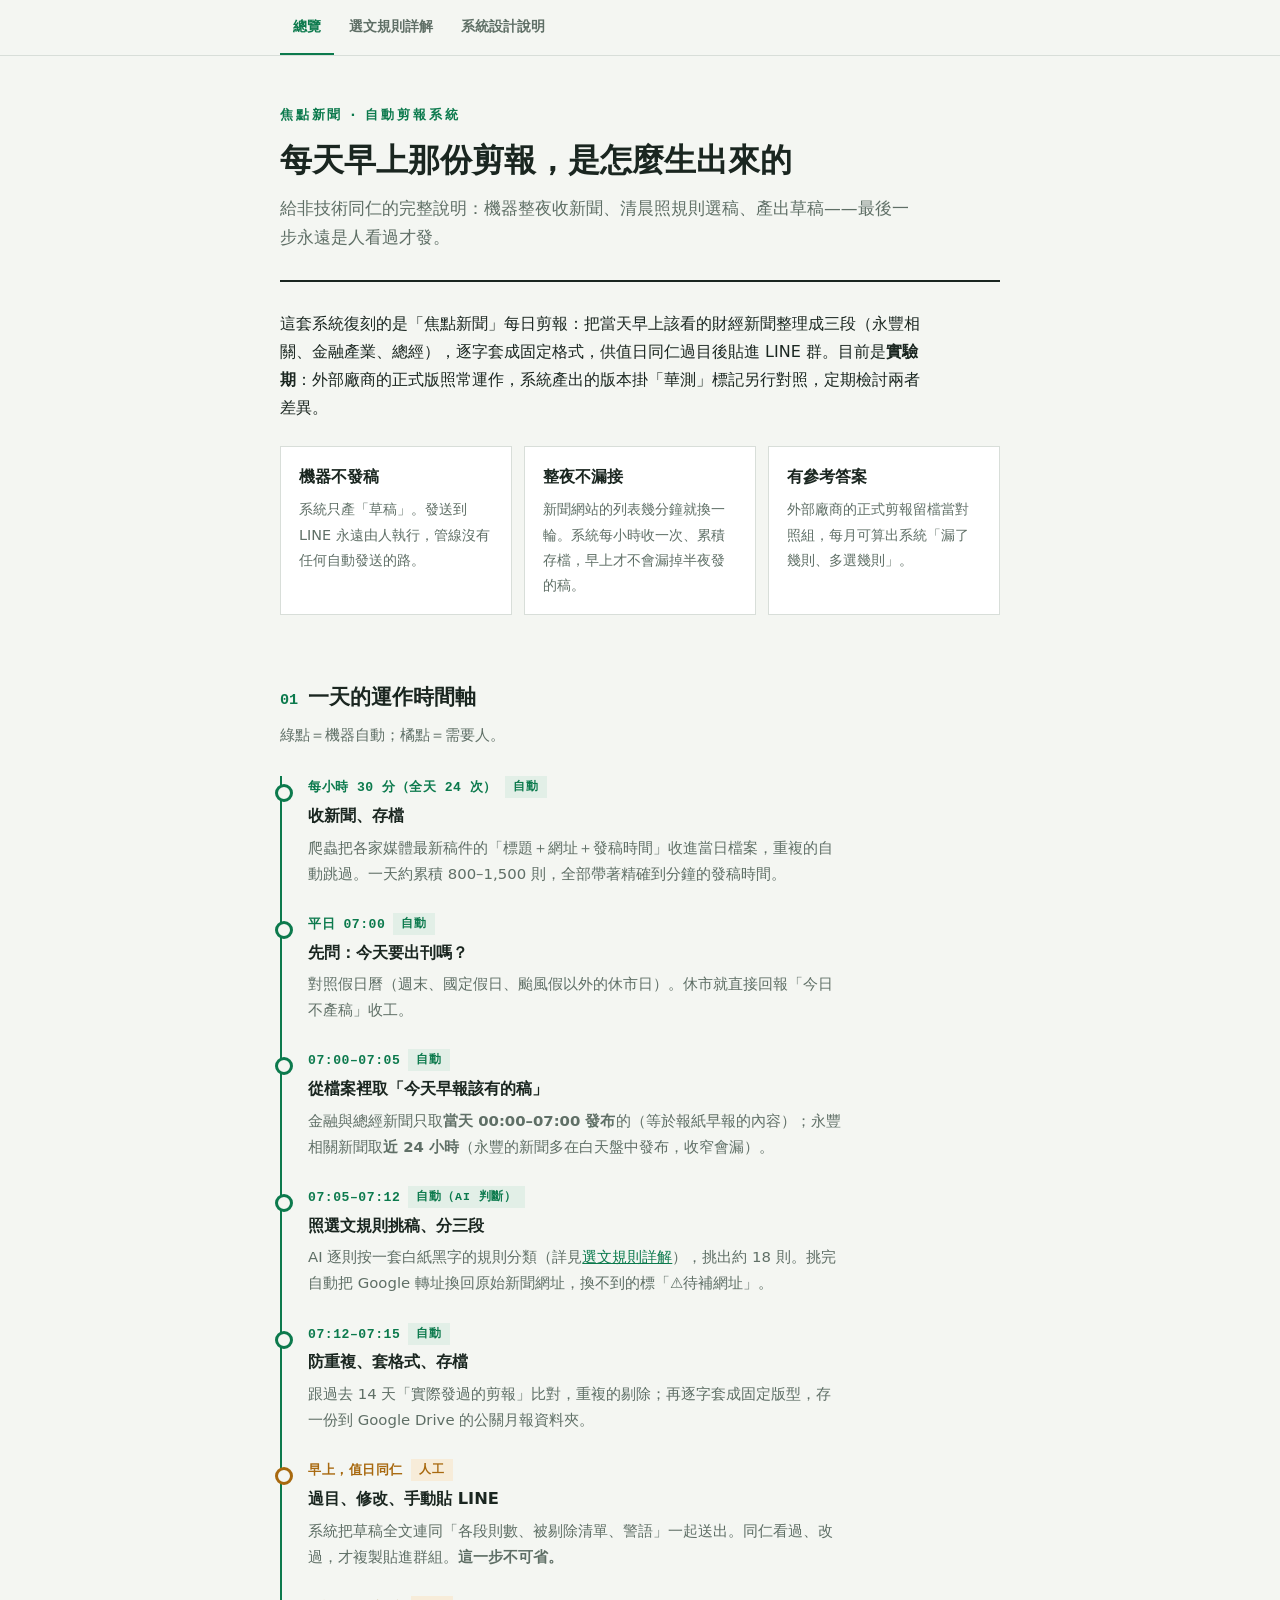
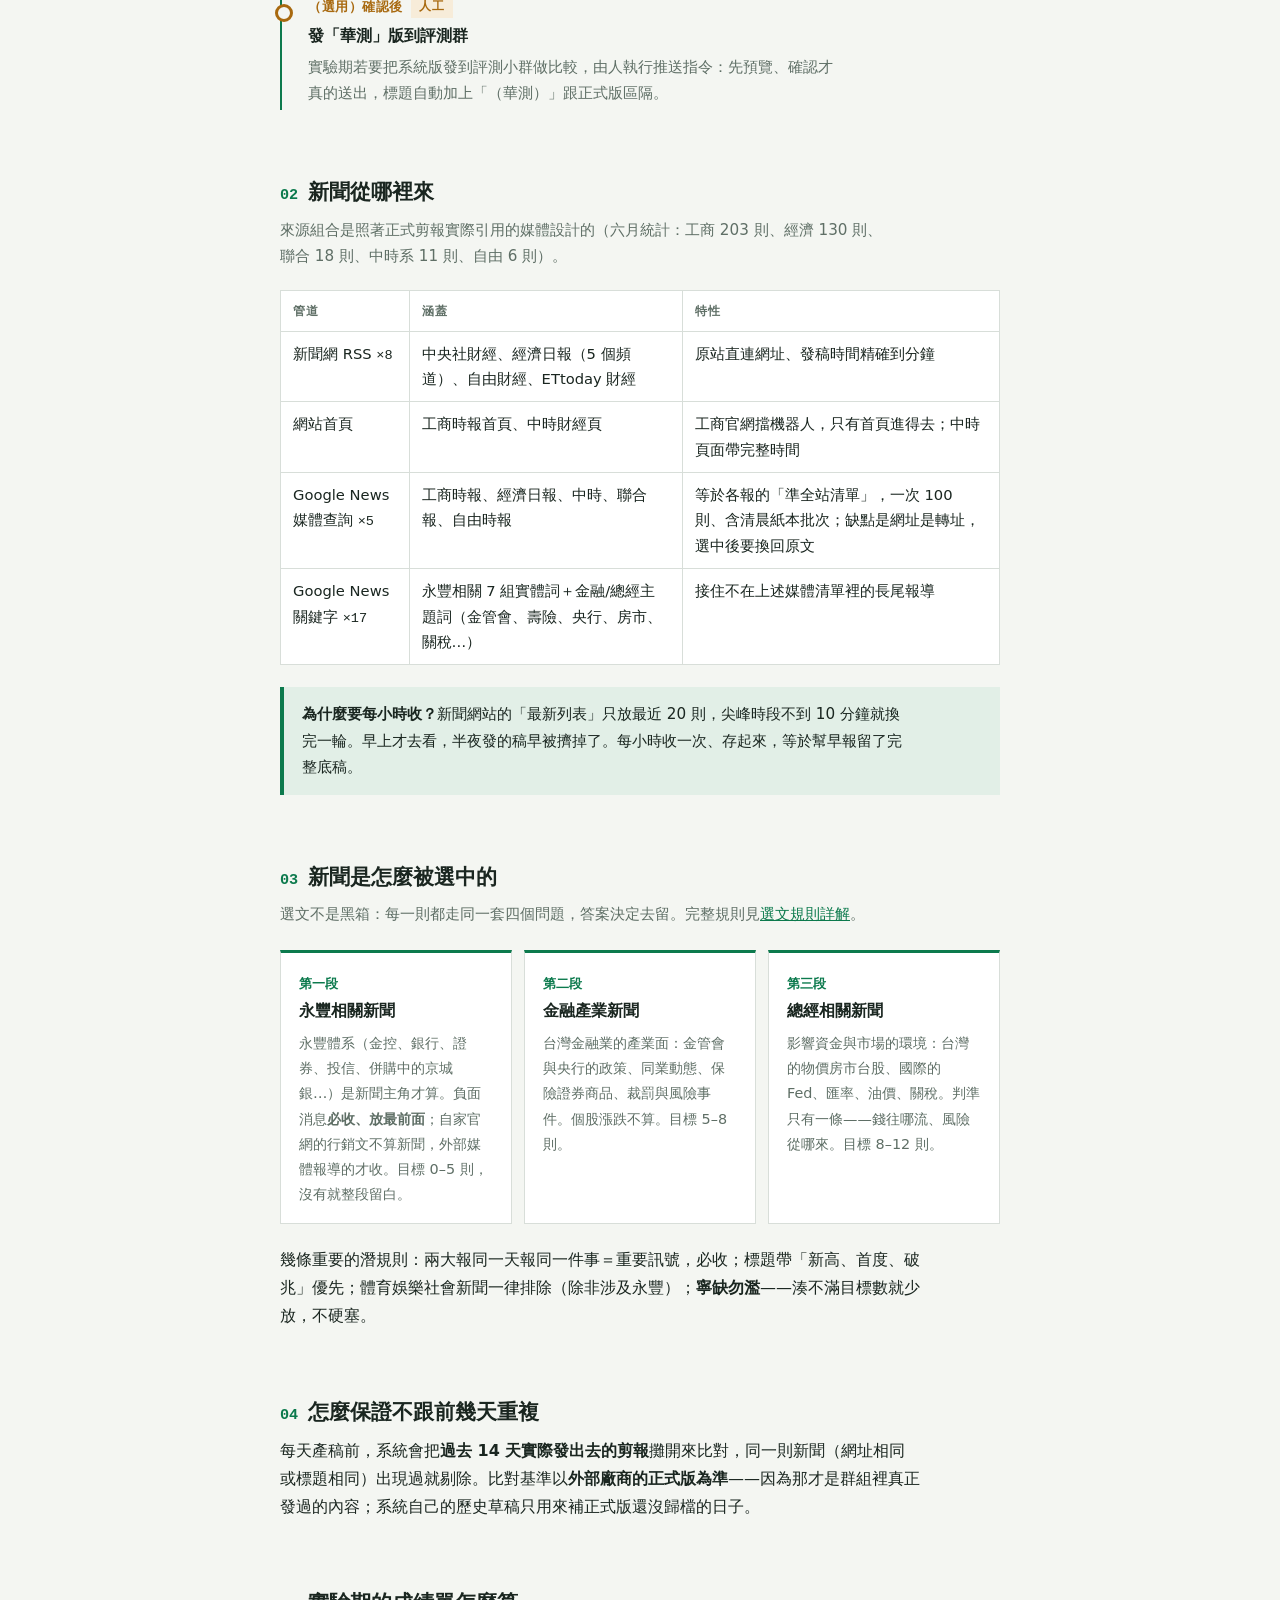
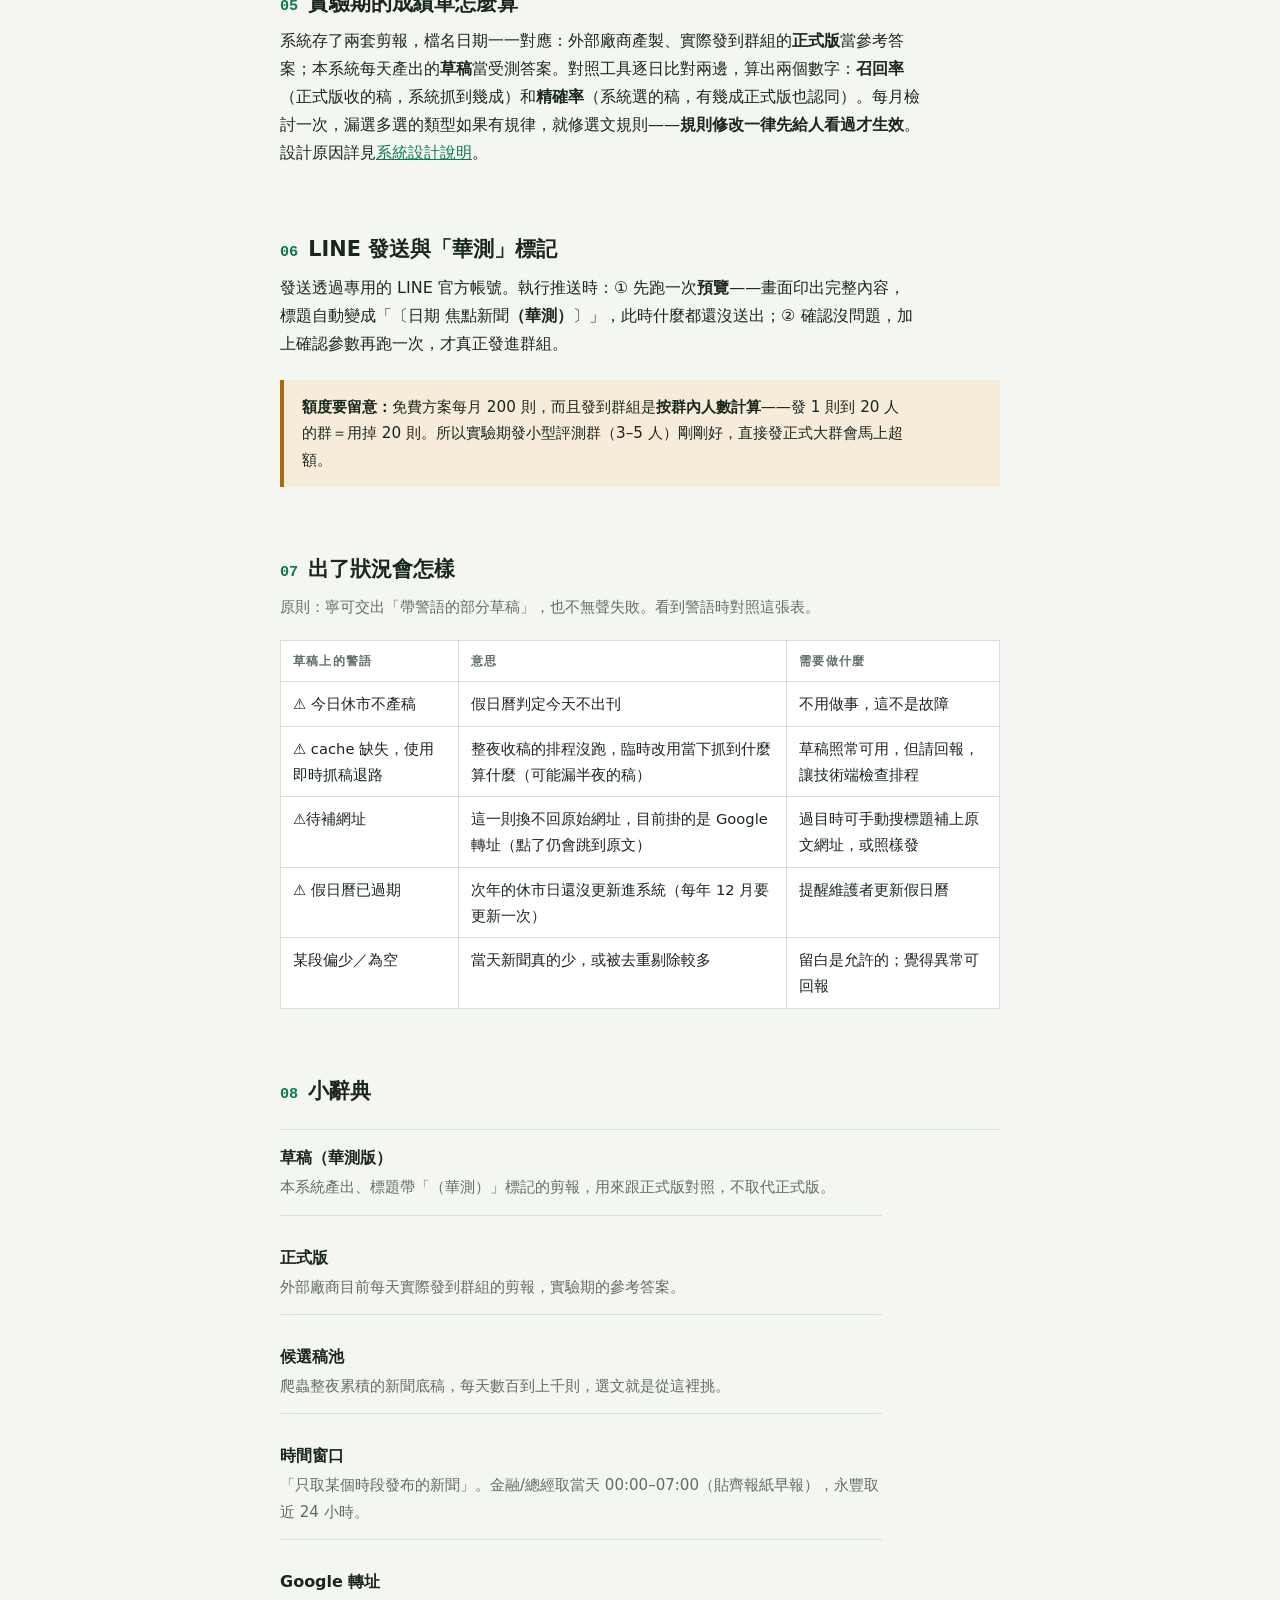
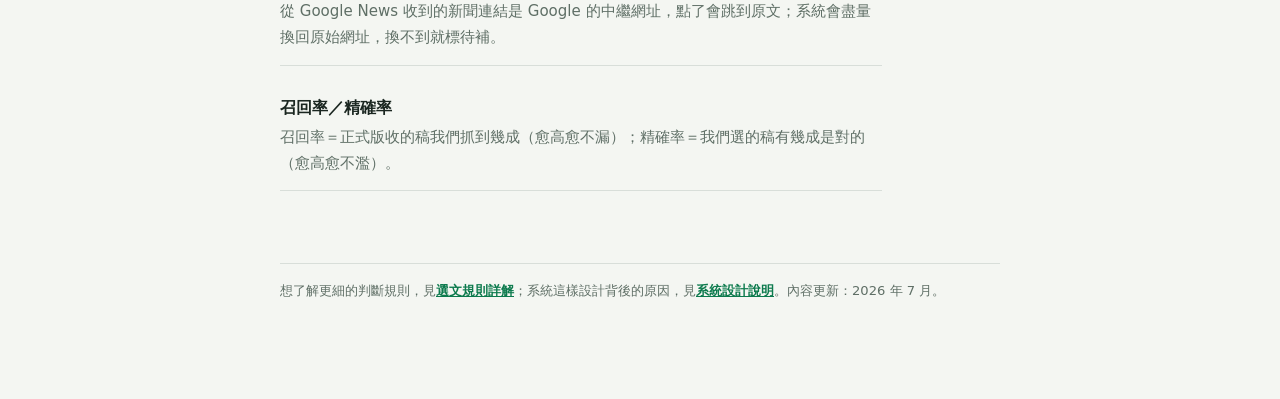
<file: index.html>
<!DOCTYPE html>
<html lang="zh-Hant">
<head>
<meta charset="UTF-8">
<meta name="viewport" content="width=device-width, initial-scale=1">
<title>焦點新聞自動剪報：運作說明</title>
<meta name="description" content="焦點新聞自動剪報系統的完整運作說明，寫給非技術同仁閱讀。">
<link rel="stylesheet" href="styles.css">
</head>
<body>
<nav class="nav"><ul>
  <li><a href="index.html" aria-current="page">總覽</a></li>
  <li><a href="rules.html">選文規則詳解</a></li>
  <li><a href="pipeline.html">系統設計說明</a></li>
</ul></nav>
<main>
<header>
  <p class="kicker">焦點新聞 · 自動剪報系統</p>
  <h1>每天早上那份剪報，是怎麼生出來的</h1>
  <p class="lede">給非技術同仁的完整說明：機器整夜收新聞、清晨照規則選稿、產出草稿——最後一步永遠是人看過才發。</p>
</header>

<p style="margin-top:28px">這套系統復刻的是「焦點新聞」每日剪報：把當天早上該看的財經新聞整理成三段（永豐相關、金融產業、總經），逐字套成固定格式，供值日同仁過目後貼進 LINE 群。目前是<strong>實驗期</strong>：外部廠商的正式版照常運作，系統產出的版本掛「華測」標記另行對照，定期檢討兩者差異。</p>

<div class="cards">
  <div class="card"><h3>機器不發稿</h3><p>系統只產「草稿」。發送到 LINE 永遠由人執行，管線沒有任何自動發送的路。</p></div>
  <div class="card"><h3>整夜不漏接</h3><p>新聞網站的列表幾分鐘就換一輪。系統每小時收一次、累積存檔，早上才不會漏掉半夜發的稿。</p></div>
  <div class="card"><h3>有參考答案</h3><p>外部廠商的正式剪報留檔當對照組，每月可算出系統「漏了幾則、多選幾則」。</p></div>
</div>

<h2><span class="no">01</span>一天的運作時間軸</h2>
<p class="sub">綠點＝機器自動；橘點＝需要人。</p>
<ul class="tl">
  <li>
    <span class="t">每小時 30 分（全天 24 次）<span class="tag auto">自動</span></span>
    <h3>收新聞、存檔</h3>
    <p>爬蟲把各家媒體最新稿件的「標題＋網址＋發稿時間」收進當日檔案，重複的自動跳過。一天約累積 800–1,500 則，全部帶著精確到分鐘的發稿時間。</p>
  </li>
  <li>
    <span class="t">平日 07:00<span class="tag auto">自動</span></span>
    <h3>先問：今天要出刊嗎？</h3>
    <p>對照假日曆（週末、國定假日、颱風假以外的休市日）。休市就直接回報「今日不產稿」收工。</p>
  </li>
  <li>
    <span class="t">07:00–07:05<span class="tag auto">自動</span></span>
    <h3>從檔案裡取「今天早報該有的稿」</h3>
    <p>金融與總經新聞只取<strong>當天 00:00–07:00 發布</strong>的（等於報紙早報的內容）；永豐相關新聞取<strong>近 24 小時</strong>（永豐的新聞多在白天盤中發布，收窄會漏）。</p>
  </li>
  <li>
    <span class="t">07:05–07:12<span class="tag auto">自動（AI 判斷）</span></span>
    <h3>照選文規則挑稿、分三段</h3>
    <p>AI 逐則按一套白紙黑字的規則分類（詳見<a href="rules.html">選文規則詳解</a>），挑出約 18 則。挑完自動把 Google 轉址換回原始新聞網址，換不到的標「⚠️待補網址」。</p>
  </li>
  <li>
    <span class="t">07:12–07:15<span class="tag auto">自動</span></span>
    <h3>防重複、套格式、存檔</h3>
    <p>跟過去 14 天「實際發過的剪報」比對，重複的剔除；再逐字套成固定版型，存一份到 Google Drive 的公關月報資料夾。</p>
  </li>
  <li class="human">
    <span class="t">早上，值日同仁<span class="tag">人工</span></span>
    <h3>過目、修改、手動貼 LINE</h3>
    <p>系統把草稿全文連同「各段則數、被剔除清單、警語」一起送出。同仁看過、改過，才複製貼進群組。<strong>這一步不可省。</strong></p>
  </li>
  <li class="human">
    <span class="t">（選用）確認後<span class="tag">人工</span></span>
    <h3>發「華測」版到評測群</h3>
    <p>實驗期若要把系統版發到評測小群做比較，由人執行推送指令：先預覽、確認才真的送出，標題自動加上「（華測）」跟正式版區隔。</p>
  </li>
</ul>

<h2><span class="no">02</span>新聞從哪裡來</h2>
<p class="sub">來源組合是照著正式剪報實際引用的媒體設計的（六月統計：工商 203 則、經濟 130 則、聯合 18 則、中時系 11 則、自由 6 則）。</p>
<div class="twrap"><table>
  <tr><th>管道</th><th>涵蓋</th><th>特性</th></tr>
  <tr><td>新聞網 RSS <span class="m">×8</span></td><td>中央社財經、經濟日報（5 個頻道）、自由財經、ETtoday 財經</td><td>原站直連網址、發稿時間精確到分鐘</td></tr>
  <tr><td>網站首頁</td><td>工商時報首頁、中時財經頁</td><td>工商官網擋機器人，只有首頁進得去；中時頁面帶完整時間</td></tr>
  <tr><td>Google News 媒體查詢 <span class="m">×5</span></td><td>工商時報、經濟日報、中時、聯合報、自由時報</td><td>等於各報的「準全站清單」，一次 100 則、含清晨紙本批次；缺點是網址是轉址，選中後要換回原文</td></tr>
  <tr><td>Google News 關鍵字 <span class="m">×17</span></td><td>永豐相關 7 組實體詞＋金融/總經主題詞（金管會、壽險、央行、房市、關稅…）</td><td>接住不在上述媒體清單裡的長尾報導</td></tr>
</table></div>
<blockquote><p><strong>為什麼要每小時收？</strong>新聞網站的「最新列表」只放最近 20 則，尖峰時段不到 10 分鐘就換完一輪。早上才去看，半夜發的稿早被擠掉了。每小時收一次、存起來，等於幫早報留了完整底稿。</p></blockquote>

<h2><span class="no">03</span>新聞是怎麼被選中的</h2>
<p class="sub">選文不是黑箱：每一則都走同一套四個問題，答案決定去留。完整規則見<a href="rules.html">選文規則詳解</a>。</p>
<div class="sec3">
  <div class="card"><span class="n">第一段</span><h3>永豐相關新聞</h3><p>永豐體系（金控、銀行、證券、投信、併購中的京城銀…）是新聞主角才算。負面消息<strong>必收、放最前面</strong>；自家官網的行銷文不算新聞，外部媒體報導的才收。目標 0–5 則，沒有就整段留白。</p></div>
  <div class="card"><span class="n">第二段</span><h3>金融產業新聞</h3><p>台灣金融業的產業面：金管會與央行的政策、同業動態、保險證券商品、裁罰與風險事件。個股漲跌不算。目標 5–8 則。</p></div>
  <div class="card"><span class="n">第三段</span><h3>總經相關新聞</h3><p>影響資金與市場的環境：台灣的物價房市台股、國際的 Fed、匯率、油價、關稅。判準只有一條——錢往哪流、風險從哪來。目標 8–12 則。</p></div>
</div>
<p>幾條重要的潛規則：兩大報同一天報同一件事＝重要訊號，必收；標題帶「新高、首度、破兆」優先；體育娛樂社會新聞一律排除（除非涉及永豐）；<strong>寧缺勿濫</strong>——湊不滿目標數就少放，不硬塞。</p>

<h2><span class="no">04</span>怎麼保證不跟前幾天重複</h2>
<p>每天產稿前，系統會把<strong>過去 14 天實際發出去的剪報</strong>攤開來比對，同一則新聞（網址相同或標題相同）出現過就剔除。比對基準以<strong>外部廠商的正式版為準</strong>——因為那才是群組裡真正發過的內容；系統自己的歷史草稿只用來補正式版還沒歸檔的日子。</p>

<h2><span class="no">05</span>實驗期的成績單怎麼算</h2>
<p>系統存了兩套剪報，檔名日期一一對應：外部廠商產製、實際發到群組的<strong>正式版</strong>當參考答案；本系統每天產出的<strong>草稿</strong>當受測答案。對照工具逐日比對兩邊，算出兩個數字：<strong>召回率</strong>（正式版收的稿，系統抓到幾成）和<strong>精確率</strong>（系統選的稿，有幾成正式版也認同）。每月檢討一次，漏選多選的類型如果有規律，就修選文規則——<strong>規則修改一律先給人看過才生效</strong>。設計原因詳見<a href="pipeline.html">系統設計說明</a>。</p>

<h2><span class="no">06</span>LINE 發送與「華測」標記</h2>
<p>發送透過專用的 LINE 官方帳號。執行推送時：① 先跑一次<strong>預覽</strong>——畫面印出完整內容，標題自動變成「〔日期 焦點新聞<strong>（華測）</strong>〕」，此時什麼都還沒送出；② 確認沒問題，加上確認參數再跑一次，才真正發進群組。</p>
<div class="warnbox">
  <p><strong>額度要留意：</strong>免費方案每月 200 則，而且發到群組是<strong>按群內人數計算</strong>——發 1 則到 20 人的群＝用掉 20 則。所以實驗期發小型評測群（3–5 人）剛剛好，直接發正式大群會馬上超額。</p>
</div>

<h2><span class="no">07</span>出了狀況會怎樣</h2>
<p class="sub">原則：寧可交出「帶警語的部分草稿」，也不無聲失敗。看到警語時對照這張表。</p>
<div class="twrap"><table>
  <tr><th>草稿上的警語</th><th>意思</th><th>需要做什麼</th></tr>
  <tr><td>⚠️ 今日休市不產稿</td><td>假日曆判定今天不出刊</td><td>不用做事，這不是故障</td></tr>
  <tr><td>⚠️ cache 缺失，使用即時抓稿退路</td><td>整夜收稿的排程沒跑，臨時改用當下抓到什麼算什麼（可能漏半夜的稿）</td><td>草稿照常可用，但請回報，讓技術端檢查排程</td></tr>
  <tr><td>⚠️待補網址</td><td>這一則換不回原始網址，目前掛的是 Google 轉址（點了仍會跳到原文）</td><td>過目時可手動搜標題補上原文網址，或照樣發</td></tr>
  <tr><td>⚠️ 假日曆已過期</td><td>次年的休市日還沒更新進系統（每年 12 月要更新一次）</td><td>提醒維護者更新假日曆</td></tr>
  <tr><td>某段偏少／為空</td><td>當天新聞真的少，或被去重剔除較多</td><td>留白是允許的；覺得異常可回報</td></tr>
</table></div>

<h2><span class="no">08</span>小辭典</h2>
<dl>
  <dt>草稿（華測版）</dt><dd>本系統產出、標題帶「（華測）」標記的剪報，用來跟正式版對照，不取代正式版。</dd>
  <dt>正式版</dt><dd>外部廠商目前每天實際發到群組的剪報，實驗期的參考答案。</dd>
  <dt>候選稿池</dt><dd>爬蟲整夜累積的新聞底稿，每天數百到上千則，選文就是從這裡挑。</dd>
  <dt>時間窗口</dt><dd>「只取某個時段發布的新聞」。金融/總經取當天 00:00–07:00（貼齊報紙早報），永豐取近 24 小時。</dd>
  <dt>Google 轉址</dt><dd>從 Google News 收到的新聞連結是 Google 的中繼網址，點了會跳到原文；系統會盡量換回原始網址，換不到就標待補。</dd>
  <dt>召回率／精確率</dt><dd>召回率＝正式版收的稿我們抓到幾成（愈高愈不漏）；精確率＝我們選的稿有幾成是對的（愈高愈不濫）。</dd>
</dl>

<footer>想了解更細的判斷規則，見<a href="rules.html">選文規則詳解</a>；系統這樣設計背後的原因，見<a href="pipeline.html">系統設計說明</a>。內容更新：2026 年 7 月。</footer>
</main>
</body>
</html>
</file>
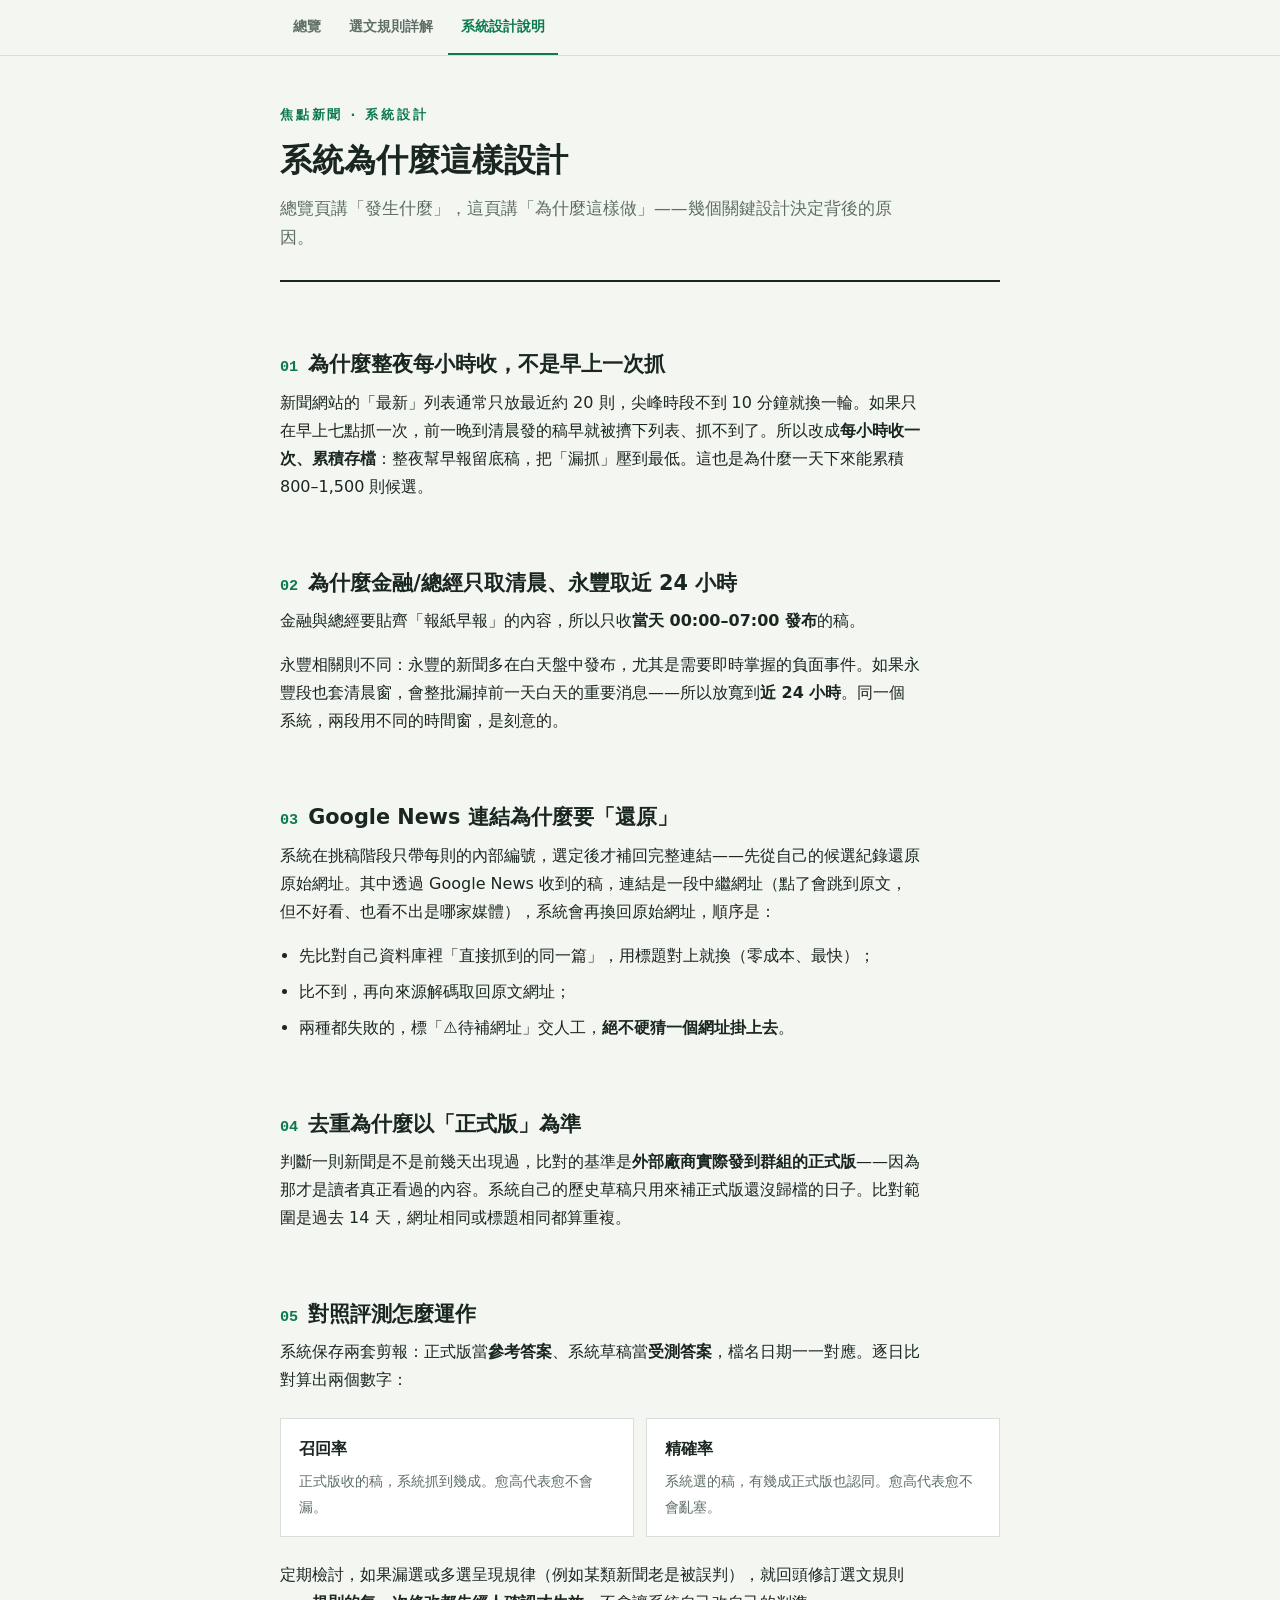
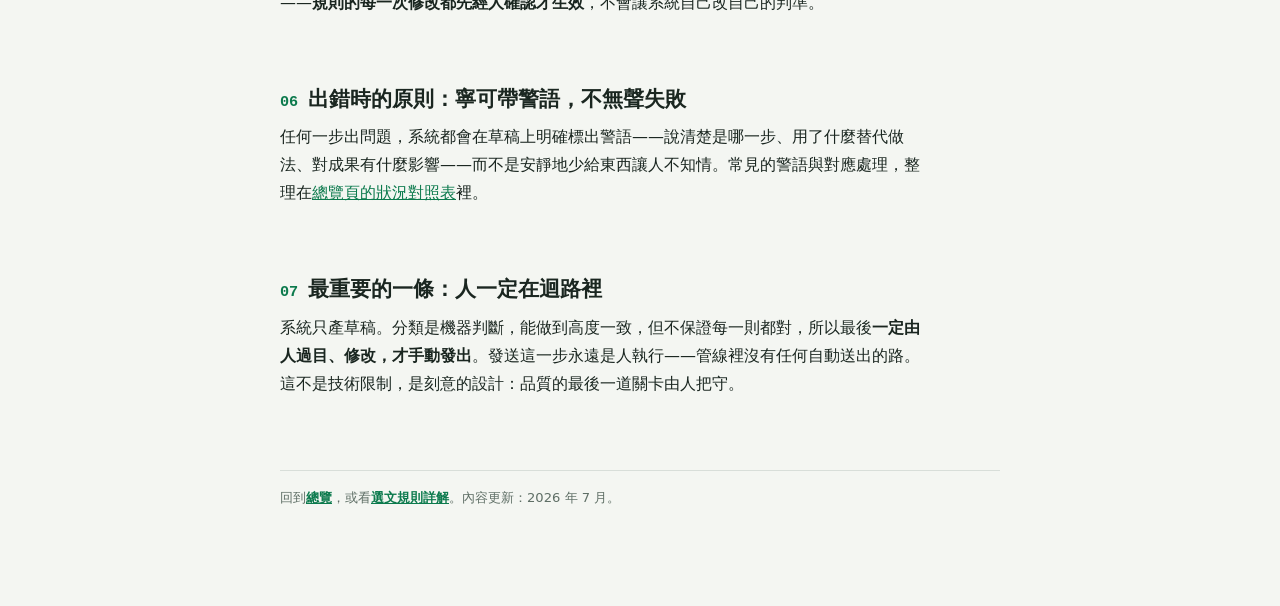
<file: pipeline.html>
<!DOCTYPE html>
<html lang="zh-Hant">
<head>
<meta charset="UTF-8">
<meta name="viewport" content="width=device-width, initial-scale=1">
<title>系統設計說明｜焦點新聞</title>
<meta name="description" content="焦點新聞自動剪報系統的設計理由：為什麼每小時收稿、時間窗口怎麼定、去重以什麼為準、出錯如何處理。">
<link rel="stylesheet" href="styles.css">
</head>
<body>
<nav class="nav"><ul>
  <li><a href="index.html">總覽</a></li>
  <li><a href="rules.html">選文規則詳解</a></li>
  <li><a href="pipeline.html" aria-current="page">系統設計說明</a></li>
</ul></nav>
<main>
<header>
  <p class="kicker">焦點新聞 · 系統設計</p>
  <h1>系統為什麼這樣設計</h1>
  <p class="lede">總覽頁講「發生什麼」，這頁講「為什麼這樣做」——幾個關鍵設計決定背後的原因。</p>
</header>

<h2><span class="no">01</span>為什麼整夜每小時收，不是早上一次抓</h2>
<p>新聞網站的「最新」列表通常只放最近約 20 則，尖峰時段不到 10 分鐘就換一輪。如果只在早上七點抓一次，前一晚到清晨發的稿早就被擠下列表、抓不到了。所以改成<strong>每小時收一次、累積存檔</strong>：整夜幫早報留底稿，把「漏抓」壓到最低。這也是為什麼一天下來能累積 800–1,500 則候選。</p>

<h2><span class="no">02</span>為什麼金融/總經只取清晨、永豐取近 24 小時</h2>
<p>金融與總經要貼齊「報紙早報」的內容，所以只收<strong>當天 00:00–07:00 發布</strong>的稿。</p>
<p>永豐相關則不同：永豐的新聞多在白天盤中發布，尤其是需要即時掌握的負面事件。如果永豐段也套清晨窗，會整批漏掉前一天白天的重要消息——所以放寬到<strong>近 24 小時</strong>。同一個系統，兩段用不同的時間窗，是刻意的。</p>

<h2><span class="no">03</span>Google News 連結為什麼要「還原」</h2>
<p>系統在挑稿階段只帶每則的內部編號，選定後才補回完整連結——先從自己的候選紀錄還原原始網址。其中透過 Google News 收到的稿，連結是一段中繼網址（點了會跳到原文，但不好看、也看不出是哪家媒體），系統會再換回原始網址，順序是：</p>
<ul class="plain">
  <li>先比對自己資料庫裡「直接抓到的同一篇」，用標題對上就換（零成本、最快）；</li>
  <li>比不到，再向來源解碼取回原文網址；</li>
  <li>兩種都失敗的，標「⚠️待補網址」交人工，<strong>絕不硬猜一個網址掛上去</strong>。</li>
</ul>

<h2><span class="no">04</span>去重為什麼以「正式版」為準</h2>
<p>判斷一則新聞是不是前幾天出現過，比對的基準是<strong>外部廠商實際發到群組的正式版</strong>——因為那才是讀者真正看過的內容。系統自己的歷史草稿只用來補正式版還沒歸檔的日子。比對範圍是過去 14 天，網址相同或標題相同都算重複。</p>

<h2><span class="no">05</span>對照評測怎麼運作</h2>
<p>系統保存兩套剪報：正式版當<strong>參考答案</strong>、系統草稿當<strong>受測答案</strong>，檔名日期一一對應。逐日比對算出兩個數字：</p>
<div class="cards">
  <div class="card"><h3>召回率</h3><p>正式版收的稿，系統抓到幾成。愈高代表愈不會漏。</p></div>
  <div class="card"><h3>精確率</h3><p>系統選的稿，有幾成正式版也認同。愈高代表愈不會亂塞。</p></div>
</div>
<p>定期檢討，如果漏選或多選呈現規律（例如某類新聞老是被誤判），就回頭修訂選文規則——<strong>規則的每一次修改都先經人確認才生效</strong>，不會讓系統自己改自己的判準。</p>

<h2><span class="no">06</span>出錯時的原則：寧可帶警語，不無聲失敗</h2>
<p>任何一步出問題，系統都會在草稿上明確標出警語——說清楚是哪一步、用了什麼替代做法、對成果有什麼影響——而不是安靜地少給東西讓人不知情。常見的警語與對應處理，整理在<a href="index.html#">總覽頁的狀況對照表</a>裡。</p>

<h2><span class="no">07</span>最重要的一條：人一定在迴路裡</h2>
<p>系統只產草稿。分類是機器判斷，能做到高度一致，但不保證每一則都對，所以最後<strong>一定由人過目、修改，才手動發出</strong>。發送這一步永遠是人執行——管線裡沒有任何自動送出的路。這不是技術限制，是刻意的設計：品質的最後一道關卡由人把守。</p>

<footer>回到<a href="index.html">總覽</a>，或看<a href="rules.html">選文規則詳解</a>。內容更新：2026 年 7 月。</footer>
</main>
</body>
</html>
</file>
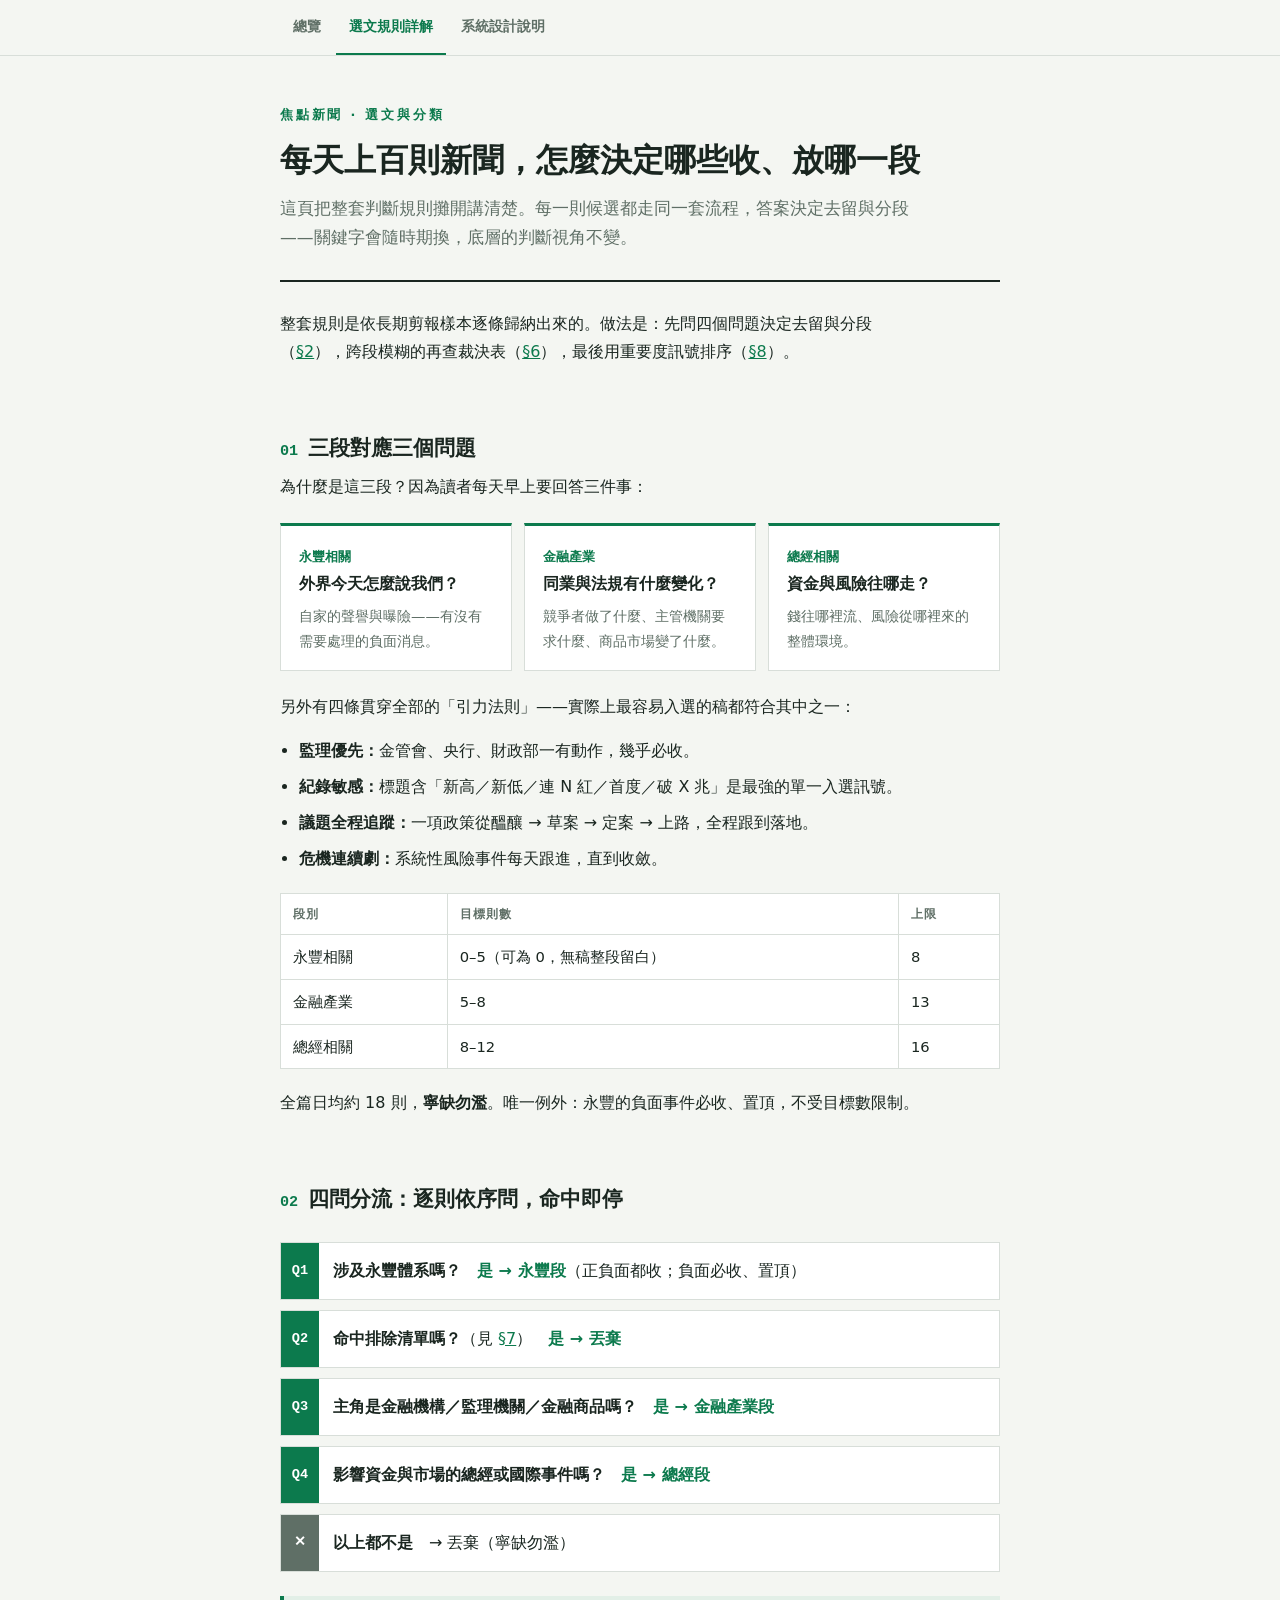
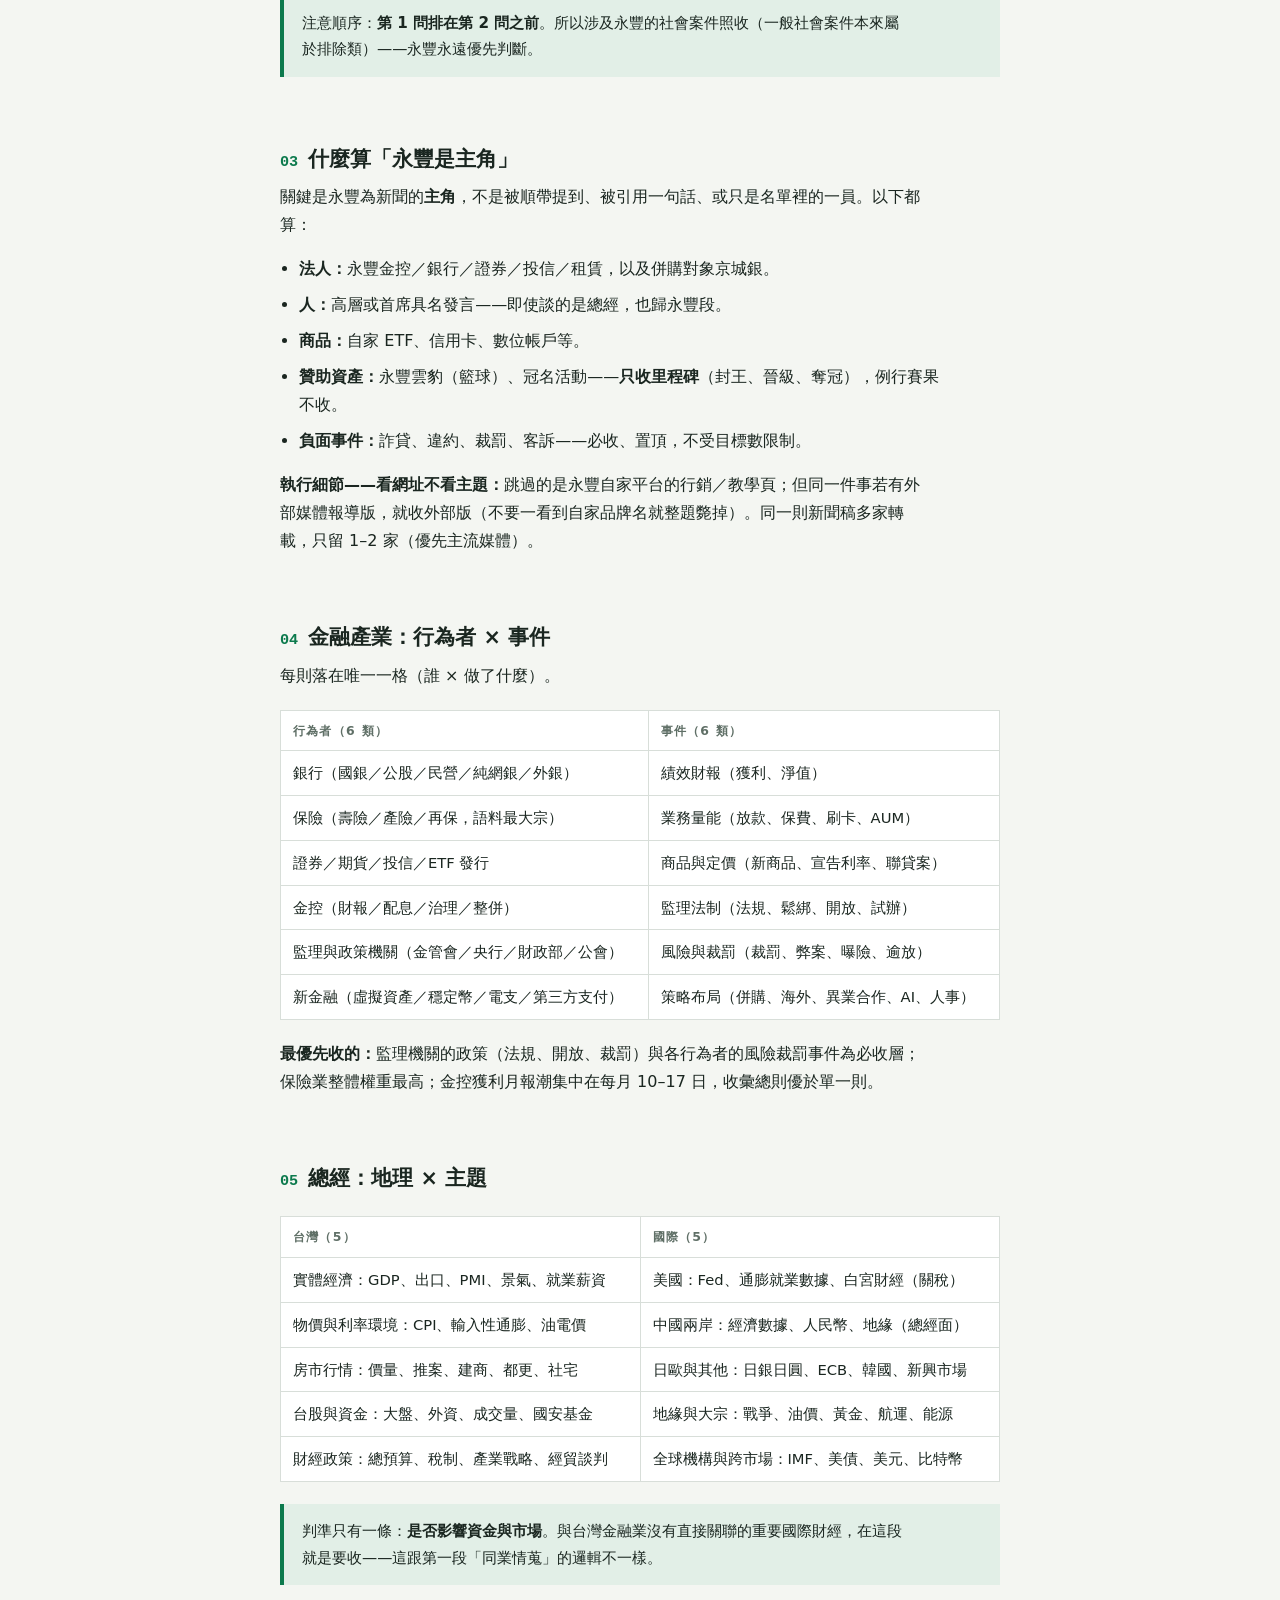
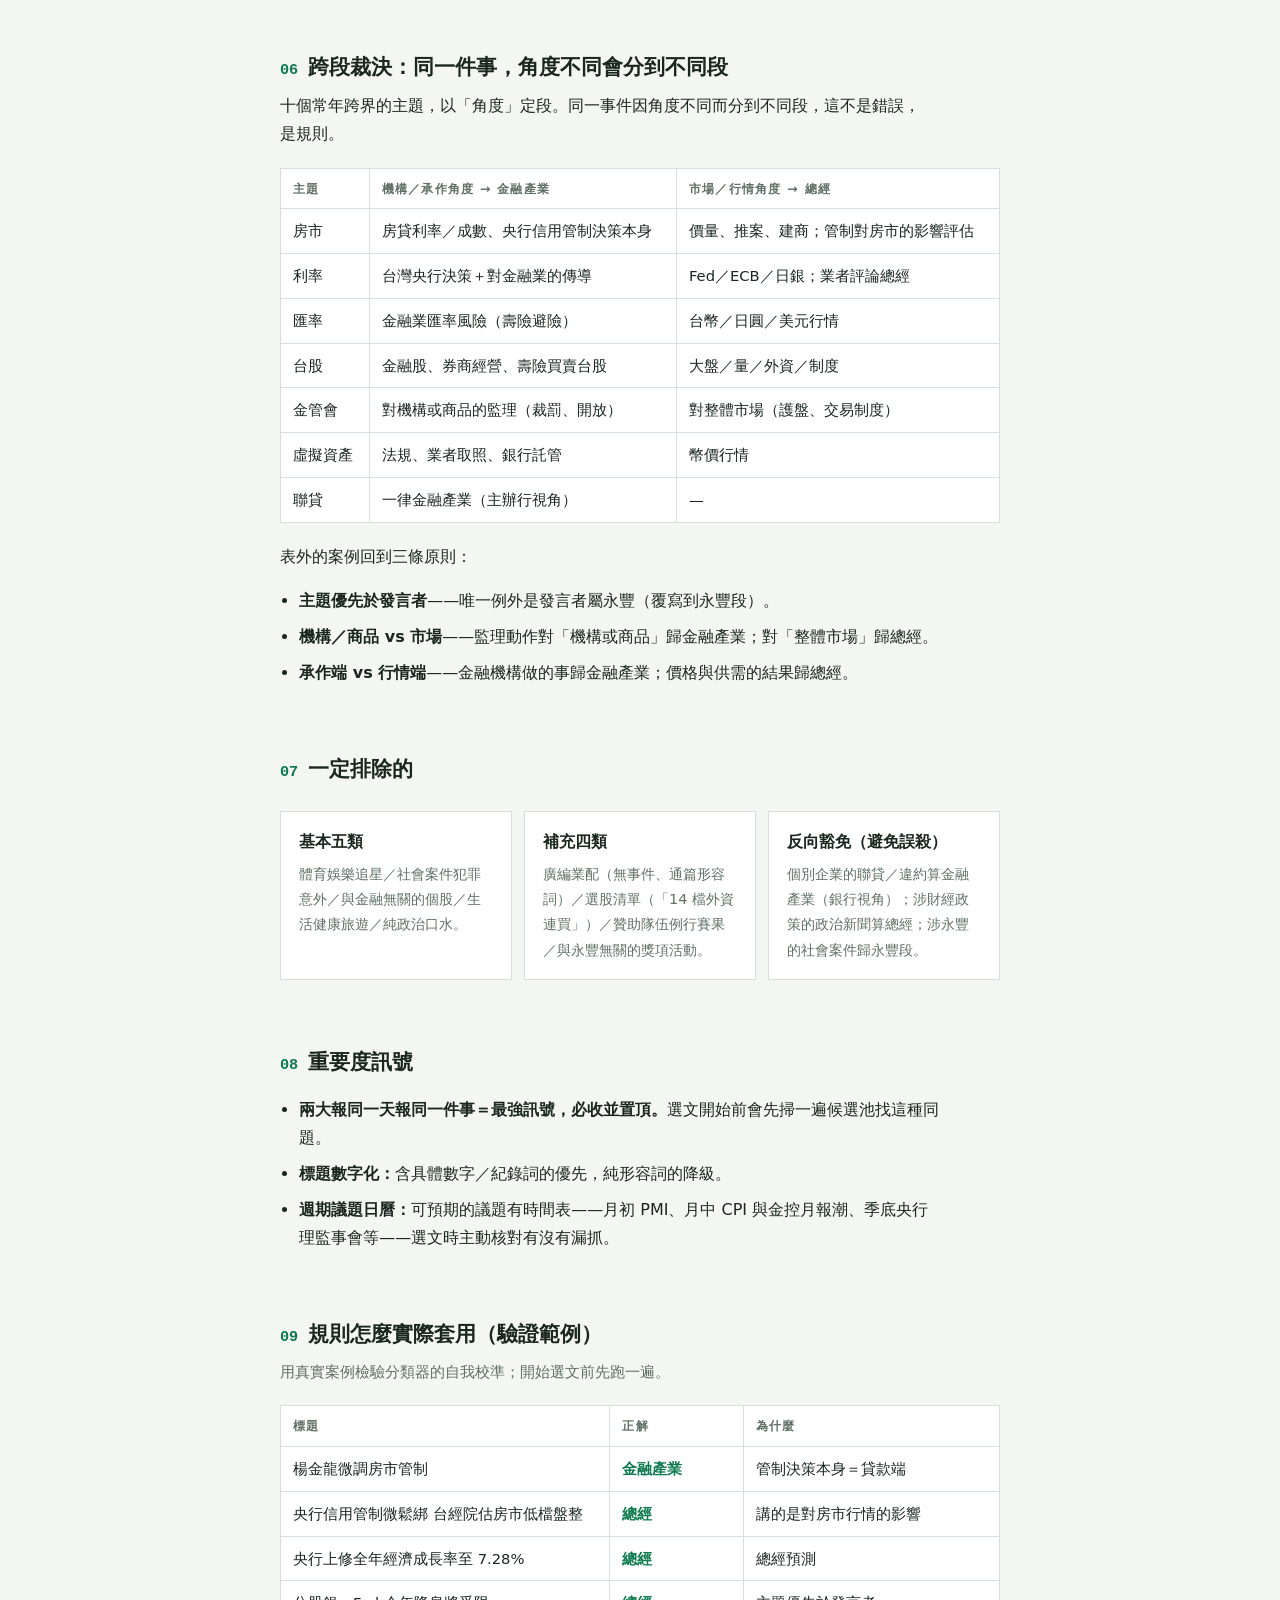
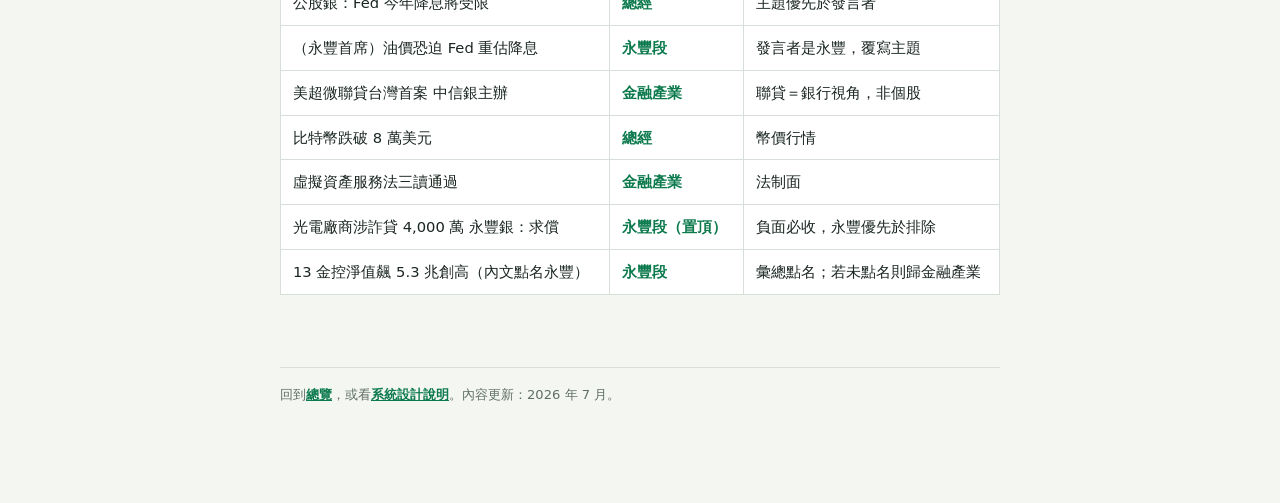
<file: rules.html>
<!DOCTYPE html>
<html lang="zh-Hant">
<head>
<meta charset="UTF-8">
<meta name="viewport" content="width=device-width, initial-scale=1">
<title>選文規則詳解｜焦點新聞</title>
<meta name="description" content="焦點新聞剪報的選文與分類規則：四問分流、三段判準、跨段裁決、排除清單與驗證範例。">
<link rel="stylesheet" href="styles.css">
</head>
<body>
<nav class="nav"><ul>
  <li><a href="index.html">總覽</a></li>
  <li><a href="rules.html" aria-current="page">選文規則詳解</a></li>
  <li><a href="pipeline.html">系統設計說明</a></li>
</ul></nav>
<main>
<header>
  <p class="kicker">焦點新聞 · 選文與分類</p>
  <h1>每天上百則新聞，怎麼決定哪些收、放哪一段</h1>
  <p class="lede">這頁把整套判斷規則攤開講清楚。每一則候選都走同一套流程，答案決定去留與分段——關鍵字會隨時期換，底層的判斷視角不變。</p>
</header>

<p style="margin-top:28px">整套規則是依長期剪報樣本逐條歸納出來的。做法是：先問四個問題決定去留與分段（<a href="#flow">§2</a>），跨段模糊的再查裁決表（<a href="#judge">§6</a>），最後用重要度訊號排序（<a href="#signal">§8</a>）。</p>

<h2 id="view"><span class="no">01</span>三段對應三個問題</h2>
<p>為什麼是這三段？因為讀者每天早上要回答三件事：</p>
<div class="sec3">
  <div class="card"><span class="n">永豐相關</span><h3>外界今天怎麼說我們？</h3><p>自家的聲譽與曝險——有沒有需要處理的負面消息。</p></div>
  <div class="card"><span class="n">金融產業</span><h3>同業與法規有什麼變化？</h3><p>競爭者做了什麼、主管機關要求什麼、商品市場變了什麼。</p></div>
  <div class="card"><span class="n">總經相關</span><h3>資金與風險往哪走？</h3><p>錢往哪裡流、風險從哪裡來的整體環境。</p></div>
</div>
<p>另外有四條貫穿全部的「引力法則」——實際上最容易入選的稿都符合其中之一：</p>
<ul class="plain">
  <li><strong>監理優先：</strong>金管會、央行、財政部一有動作，幾乎必收。</li>
  <li><strong>紀錄敏感：</strong>標題含「新高／新低／連 N 紅／首度／破 X 兆」是最強的單一入選訊號。</li>
  <li><strong>議題全程追蹤：</strong>一項政策從醞釀 → 草案 → 定案 → 上路，全程跟到落地。</li>
  <li><strong>危機連續劇：</strong>系統性風險事件每天跟進，直到收斂。</li>
</ul>
<div class="twrap"><table>
  <tr><th>段別</th><th>目標則數</th><th>上限</th></tr>
  <tr><td>永豐相關</td><td>0–5（可為 0，無稿整段留白）</td><td class="m">8</td></tr>
  <tr><td>金融產業</td><td class="m">5–8</td><td class="m">13</td></tr>
  <tr><td>總經相關</td><td class="m">8–12</td><td class="m">16</td></tr>
</table></div>
<p>全篇日均約 18 則，<strong>寧缺勿濫</strong>。唯一例外：永豐的負面事件必收、置頂，不受目標數限制。</p>

<h2 id="flow"><span class="no">02</span>四問分流：逐則依序問，命中即停</h2>
<ol class="flow">
  <li><b>涉及永豐體系嗎？</b>　<span class="go">是 → 永豐段</span>（正負面都收；負面必收、置頂）</li>
  <li><b>命中排除清單嗎？</b>（見 <a href="#exclude">§7</a>）　<span class="go">是 → 丟棄</span></li>
  <li><b>主角是金融機構／監理機關／金融商品嗎？</b>　<span class="go">是 → 金融產業段</span></li>
  <li><b>影響資金與市場的總經或國際事件嗎？</b>　<span class="go">是 → 總經段</span></li>
  <li class="drop"><b>以上都不是</b>　→ 丟棄（寧缺勿濫）</li>
</ol>
<blockquote><p>注意順序：<strong>第 1 問排在第 2 問之前</strong>。所以涉及永豐的社會案件照收（一般社會案件本來屬於排除類）——永豐永遠優先判斷。</p></blockquote>

<h2 id="sp"><span class="no">03</span>什麼算「永豐是主角」</h2>
<p>關鍵是永豐為新聞的<strong>主角</strong>，不是被順帶提到、被引用一句話、或只是名單裡的一員。以下都算：</p>
<ul class="plain">
  <li><strong>法人：</strong>永豐金控／銀行／證券／投信／租賃，以及併購對象京城銀。</li>
  <li><strong>人：</strong>高層或首席具名發言——即使談的是總經，也歸永豐段。</li>
  <li><strong>商品：</strong>自家 ETF、信用卡、數位帳戶等。</li>
  <li><strong>贊助資產：</strong>永豐雲豹（籃球）、冠名活動——<strong>只收里程碑</strong>（封王、晉級、奪冠），例行賽果不收。</li>
  <li><strong>負面事件：</strong>詐貸、違約、裁罰、客訴——必收、置頂，不受目標數限制。</li>
</ul>
<p><strong>執行細節——看網址不看主題：</strong>跳過的是永豐自家平台的行銷／教學頁；但同一件事若有外部媒體報導版，就收外部版（不要一看到自家品牌名就整題斃掉）。同一則新聞稿多家轉載，只留 1–2 家（優先主流媒體）。</p>

<h2 id="fin"><span class="no">04</span>金融產業：行為者 × 事件</h2>
<p>每則落在唯一一格（誰 × 做了什麼）。</p>
<div class="twrap"><table>
  <tr><th>行為者（6 類）</th><th>事件（6 類）</th></tr>
  <tr><td>銀行（國銀／公股／民營／純網銀／外銀）</td><td>績效財報（獲利、淨值）</td></tr>
  <tr><td>保險（壽險／產險／再保，語料最大宗）</td><td>業務量能（放款、保費、刷卡、AUM）</td></tr>
  <tr><td>證券／期貨／投信／ETF 發行</td><td>商品與定價（新商品、宣告利率、聯貸案）</td></tr>
  <tr><td>金控（財報／配息／治理／整併）</td><td>監理法制（法規、鬆綁、開放、試辦）</td></tr>
  <tr><td>監理與政策機關（金管會／央行／財政部／公會）</td><td>風險與裁罰（裁罰、弊案、曝險、逾放）</td></tr>
  <tr><td>新金融（虛擬資產／穩定幣／電支／第三方支付）</td><td>策略布局（併購、海外、異業合作、AI、人事）</td></tr>
</table></div>
<p><strong>最優先收的：</strong>監理機關的政策（法規、開放、裁罰）與各行為者的風險裁罰事件為必收層；保險業整體權重最高；金控獲利月報潮集中在每月 10–17 日，收彙總則優於單一則。</p>

<h2 id="mac"><span class="no">05</span>總經：地理 × 主題</h2>
<div class="twrap"><table>
  <tr><th>台灣（5）</th><th>國際（5）</th></tr>
  <tr><td>實體經濟：GDP、出口、PMI、景氣、就業薪資</td><td>美國：Fed、通膨就業數據、白宮財經（關稅）</td></tr>
  <tr><td>物價與利率環境：CPI、輸入性通膨、油電價</td><td>中國兩岸：經濟數據、人民幣、地緣（總經面）</td></tr>
  <tr><td>房市行情：價量、推案、建商、都更、社宅</td><td>日歐與其他：日銀日圓、ECB、韓國、新興市場</td></tr>
  <tr><td>台股與資金：大盤、外資、成交量、國安基金</td><td>地緣與大宗：戰爭、油價、黃金、航運、能源</td></tr>
  <tr><td>財經政策：總預算、稅制、產業戰略、經貿談判</td><td>全球機構與跨市場：IMF、美債、美元、比特幣</td></tr>
</table></div>
<blockquote><p>判準只有一條：<strong>是否影響資金與市場</strong>。與台灣金融業沒有直接關聯的重要國際財經，在這段就是要收——這跟第一段「同業情蒐」的邏輯不一樣。</p></blockquote>

<h2 id="judge"><span class="no">06</span>跨段裁決：同一件事，角度不同會分到不同段</h2>
<p>十個常年跨界的主題，以「角度」定段。同一事件因角度不同而分到不同段，這不是錯誤，是規則。</p>
<div class="twrap"><table>
  <tr><th>主題</th><th>機構／承作角度 → 金融產業</th><th>市場／行情角度 → 總經</th></tr>
  <tr><td>房市</td><td>房貸利率／成數、央行信用管制決策本身</td><td>價量、推案、建商；管制對房市的影響評估</td></tr>
  <tr><td>利率</td><td>台灣央行決策＋對金融業的傳導</td><td>Fed／ECB／日銀；業者評論總經</td></tr>
  <tr><td>匯率</td><td>金融業匯率風險（壽險避險）</td><td>台幣／日圓／美元行情</td></tr>
  <tr><td>台股</td><td>金融股、券商經營、壽險買賣台股</td><td>大盤／量／外資／制度</td></tr>
  <tr><td>金管會</td><td>對機構或商品的監理（裁罰、開放）</td><td>對整體市場（護盤、交易制度）</td></tr>
  <tr><td>虛擬資產</td><td>法規、業者取照、銀行託管</td><td>幣價行情</td></tr>
  <tr><td>聯貸</td><td>一律金融產業（主辦行視角）</td><td>—</td></tr>
</table></div>
<p>表外的案例回到三條原則：</p>
<ul class="plain">
  <li><strong>主題優先於發言者</strong>——唯一例外是發言者屬永豐（覆寫到永豐段）。</li>
  <li><strong>機構／商品 vs 市場</strong>——監理動作對「機構或商品」歸金融產業；對「整體市場」歸總經。</li>
  <li><strong>承作端 vs 行情端</strong>——金融機構做的事歸金融產業；價格與供需的結果歸總經。</li>
</ul>

<h2 id="exclude"><span class="no">07</span>一定排除的</h2>
<div class="cards">
  <div class="card"><h3>基本五類</h3><p>體育娛樂追星／社會案件犯罪意外／與金融無關的個股／生活健康旅遊／純政治口水。</p></div>
  <div class="card"><h3>補充四類</h3><p>廣編業配（無事件、通篇形容詞）／選股清單（「14 檔外資連買」）／贊助隊伍例行賽果／與永豐無關的獎項活動。</p></div>
  <div class="card"><h3>反向豁免（避免誤殺）</h3><p>個別企業的聯貸／違約算金融產業（銀行視角）；涉財經政策的政治新聞算總經；涉永豐的社會案件歸永豐段。</p></div>
</div>

<h2 id="signal"><span class="no">08</span>重要度訊號</h2>
<ul class="plain">
  <li><strong>兩大報同一天報同一件事＝最強訊號，必收並置頂。</strong>選文開始前會先掃一遍候選池找這種同題。</li>
  <li><strong>標題數字化：</strong>含具體數字／紀錄詞的優先，純形容詞的降級。</li>
  <li><strong>週期議題日曆：</strong>可預期的議題有時間表——月初 PMI、月中 CPI 與金控月報潮、季底央行理監事會等——選文時主動核對有沒有漏抓。</li>
</ul>

<h2 id="test"><span class="no">09</span>規則怎麼實際套用（驗證範例）</h2>
<p class="sub">用真實案例檢驗分類器的自我校準；開始選文前先跑一遍。</p>
<div class="twrap"><table>
  <tr><th>標題</th><th>正解</th><th>為什麼</th></tr>
  <tr><td>楊金龍微調房市管制</td><td class="pick">金融產業</td><td>管制決策本身＝貸款端</td></tr>
  <tr><td>央行信用管制微鬆綁 台經院估房市低檔盤整</td><td class="pick">總經</td><td>講的是對房市行情的影響</td></tr>
  <tr><td>央行上修全年經濟成長率至 7.28%</td><td class="pick">總經</td><td>總經預測</td></tr>
  <tr><td>公股銀：Fed 今年降息將受限</td><td class="pick">總經</td><td>主題優先於發言者</td></tr>
  <tr><td>（永豐首席）油價恐迫 Fed 重估降息</td><td class="pick">永豐段</td><td>發言者是永豐，覆寫主題</td></tr>
  <tr><td>美超微聯貸台灣首案 中信銀主辦</td><td class="pick">金融產業</td><td>聯貸＝銀行視角，非個股</td></tr>
  <tr><td>比特幣跌破 8 萬美元</td><td class="pick">總經</td><td>幣價行情</td></tr>
  <tr><td>虛擬資產服務法三讀通過</td><td class="pick">金融產業</td><td>法制面</td></tr>
  <tr><td>光電廠商涉詐貸 4,000 萬 永豐銀：求償</td><td class="pick">永豐段（置頂）</td><td>負面必收，永豐優先於排除</td></tr>
  <tr><td>13 金控淨值飆 5.3 兆創高（內文點名永豐）</td><td class="pick">永豐段</td><td>彙總點名；若未點名則歸金融產業</td></tr>
</table></div>

<footer>回到<a href="index.html">總覽</a>，或看<a href="pipeline.html">系統設計說明</a>。內容更新：2026 年 7 月。</footer>
</main>
</body>
</html>
</file>
<file: styles.css>
:root{
  --paper:#f4f6f2; --card:#ffffff; --ink:#1a2620; --muted:#5f6f66;
  --accent:#0c7a4d; --accent-soft:#e2efe7; --warn:#a8690f; --warn-soft:#f7ecd9;
  --line:#d8ded9; --mono:"SF Mono","Cascadia Mono",Consolas,"Courier New",monospace;
}
@media (prefers-color-scheme: dark){
  :root{
    --paper:#111a15; --card:#18231d; --ink:#e4eae4; --muted:#93a29a;
    --accent:#4cb888; --accent-soft:#1d3428; --warn:#dfa54a; --warn-soft:#33290f;
    --line:#2b3830;
  }
}
:root[data-theme="dark"]{
  --paper:#111a15; --card:#18231d; --ink:#e4eae4; --muted:#93a29a;
  --accent:#4cb888; --accent-soft:#1d3428; --warn:#dfa54a; --warn-soft:#33290f;
  --line:#2b3830;
}
:root[data-theme="light"]{
  --paper:#f4f6f2; --card:#ffffff; --ink:#1a2620; --muted:#5f6f66;
  --accent:#0c7a4d; --accent-soft:#e2efe7; --warn:#a8690f; --warn-soft:#f7ecd9;
  --line:#d8ded9;
}
html{background:var(--paper);}
body{
  font-family:"PingFang TC","Noto Sans TC","Microsoft JhengHei",system-ui,sans-serif;
  color:var(--ink); line-height:1.75; margin:0; padding:0 20px 96px;
}
main{max-width:720px; margin:0 auto;}

/* 導覽列 */
.nav{position:sticky; top:0; z-index:10; background:var(--paper);
  border-bottom:1px solid var(--line); margin:0 -20px 4px; padding:0 20px;}
.nav ul{max-width:720px; margin:0 auto; padding:0; list-style:none;
  display:flex; gap:2px; flex-wrap:wrap;}
.nav a{display:block; padding:14px 13px; font-size:.88rem; font-weight:700;
  color:var(--muted); text-decoration:none; border-bottom:2px solid transparent;}
.nav a:hover{color:var(--ink);}
.nav a[aria-current="page"]{color:var(--accent); border-bottom-color:var(--accent);}
.nav a:focus-visible{outline:2px solid var(--accent); outline-offset:-3px; border-radius:2px;}

header{padding:44px 0 28px; border-bottom:2px solid var(--ink); margin-bottom:8px;}
.kicker{font-size:.8rem; letter-spacing:.22em; color:var(--accent); font-weight:700; margin:0 0 14px;}
h1{font-size:2rem; line-height:1.3; margin:0 0 12px; font-weight:800; text-wrap:balance;}
.lede{font-size:1.05rem; color:var(--muted); margin:0; max-width:38em;}
h2{font-size:1.3rem; font-weight:800; margin:64px 0 6px; text-wrap:balance;}
h2 .no{color:var(--accent); font-family:var(--mono); font-size:.95rem; margin-right:10px;}
.sub{color:var(--muted); margin:0 0 20px; font-size:.95rem;}
p{margin:0 0 16px; max-width:40em;}
strong{font-weight:700;}
a{color:var(--accent);}

.cards{display:grid; grid-template-columns:repeat(auto-fit,minmax(200px,1fr)); gap:12px; margin:24px 0;}
.card{background:var(--card); border:1px solid var(--line); padding:16px 18px;}
.card h3{margin:0 0 6px; font-size:1rem;}
.card p{font-size:.9rem; color:var(--muted); margin:0;}

/* 時間軸 */
.tl{list-style:none; margin:28px 0; padding:0; border-left:2px solid var(--accent);}
.tl li{position:relative; padding:0 0 26px 26px;}
.tl li::before{content:""; position:absolute; left:-7px; top:.5em; width:12px; height:12px;
  border-radius:50%; background:var(--paper); border:3px solid var(--accent);}
.tl li:last-child{padding-bottom:4px;}
.t{font-family:var(--mono); font-size:.82rem; color:var(--accent); font-weight:700;
  letter-spacing:.04em; display:block; font-variant-numeric:tabular-nums;}
.tl h3{margin:2px 0 4px; font-size:1.02rem;}
.tl p{font-size:.93rem; color:var(--muted); margin:0; max-width:36em;}
.human .t{color:var(--warn);}
.human::before{border-color:var(--warn) !important;}
.tag{display:inline-block; font-size:.72rem; font-weight:700; letter-spacing:.08em;
  padding:1px 8px; margin-left:8px; vertical-align:1px;
  background:var(--warn-soft); color:var(--warn);}
.tag.auto{background:var(--accent-soft); color:var(--accent);}

/* 流程箭頭清單 */
.flow{list-style:none; margin:24px 0; padding:0; counter-reset:q;}
.flow li{position:relative; background:var(--card); border:1px solid var(--line);
  padding:14px 16px 14px 52px; margin:0 0 10px;}
.flow li::before{counter-increment:q; content:"Q" counter(q); position:absolute;
  left:0; top:0; bottom:0; width:38px; display:flex; align-items:center; justify-content:center;
  font-family:var(--mono); font-weight:700; font-size:.85rem; color:#fff; background:var(--accent);}
.flow li.drop::before{content:"✕"; background:var(--muted);}
.flow b{font-weight:700;}
.flow .go{color:var(--accent); font-weight:700;}

/* 表格 */
.twrap{overflow-x:auto; margin:20px 0;}
table{border-collapse:collapse; width:100%; font-size:.92rem; background:var(--card);}
th{font-size:.78rem; letter-spacing:.1em; color:var(--muted); text-align:left; font-weight:700;}
th,td{border:1px solid var(--line); padding:9px 12px; vertical-align:top;}
td .m{font-family:var(--mono); font-size:.85rem; font-variant-numeric:tabular-nums;}
.pick{color:var(--accent); font-weight:700; white-space:nowrap;}

/* 三段 / 矩陣 */
.sec3{display:grid; grid-template-columns:repeat(auto-fit,minmax(210px,1fr)); gap:12px; margin:22px 0;}
.sec3 .card{border-top:3px solid var(--accent);}
.sec3 .n{font-family:var(--mono); color:var(--accent); font-size:.8rem; font-weight:700;}

blockquote{margin:22px 0; padding:14px 18px; background:var(--accent-soft);
  border-left:4px solid var(--accent); font-size:.95rem;}
blockquote p{margin:0;}
.warnbox{margin:22px 0; padding:14px 18px; background:var(--warn-soft);
  border-left:4px solid var(--warn); font-size:.95rem;}
.warnbox p{margin:0 0 8px;} .warnbox p:last-child{margin:0;}

dl{margin:20px 0; border-top:1px solid var(--line);}
dt{font-weight:700; padding-top:14px;}
dd{margin:2px 0 14px; color:var(--muted); font-size:.94rem;
  border-bottom:1px solid var(--line); padding-bottom:14px; max-width:40em;}

ul.plain{padding-left:1.2em; max-width:40em;} ul.plain li{margin:0 0 8px;}

footer{margin-top:72px; padding-top:16px; border-top:1px solid var(--line);
  font-size:.82rem; color:var(--muted);}
footer a{font-weight:700;}
</file>
